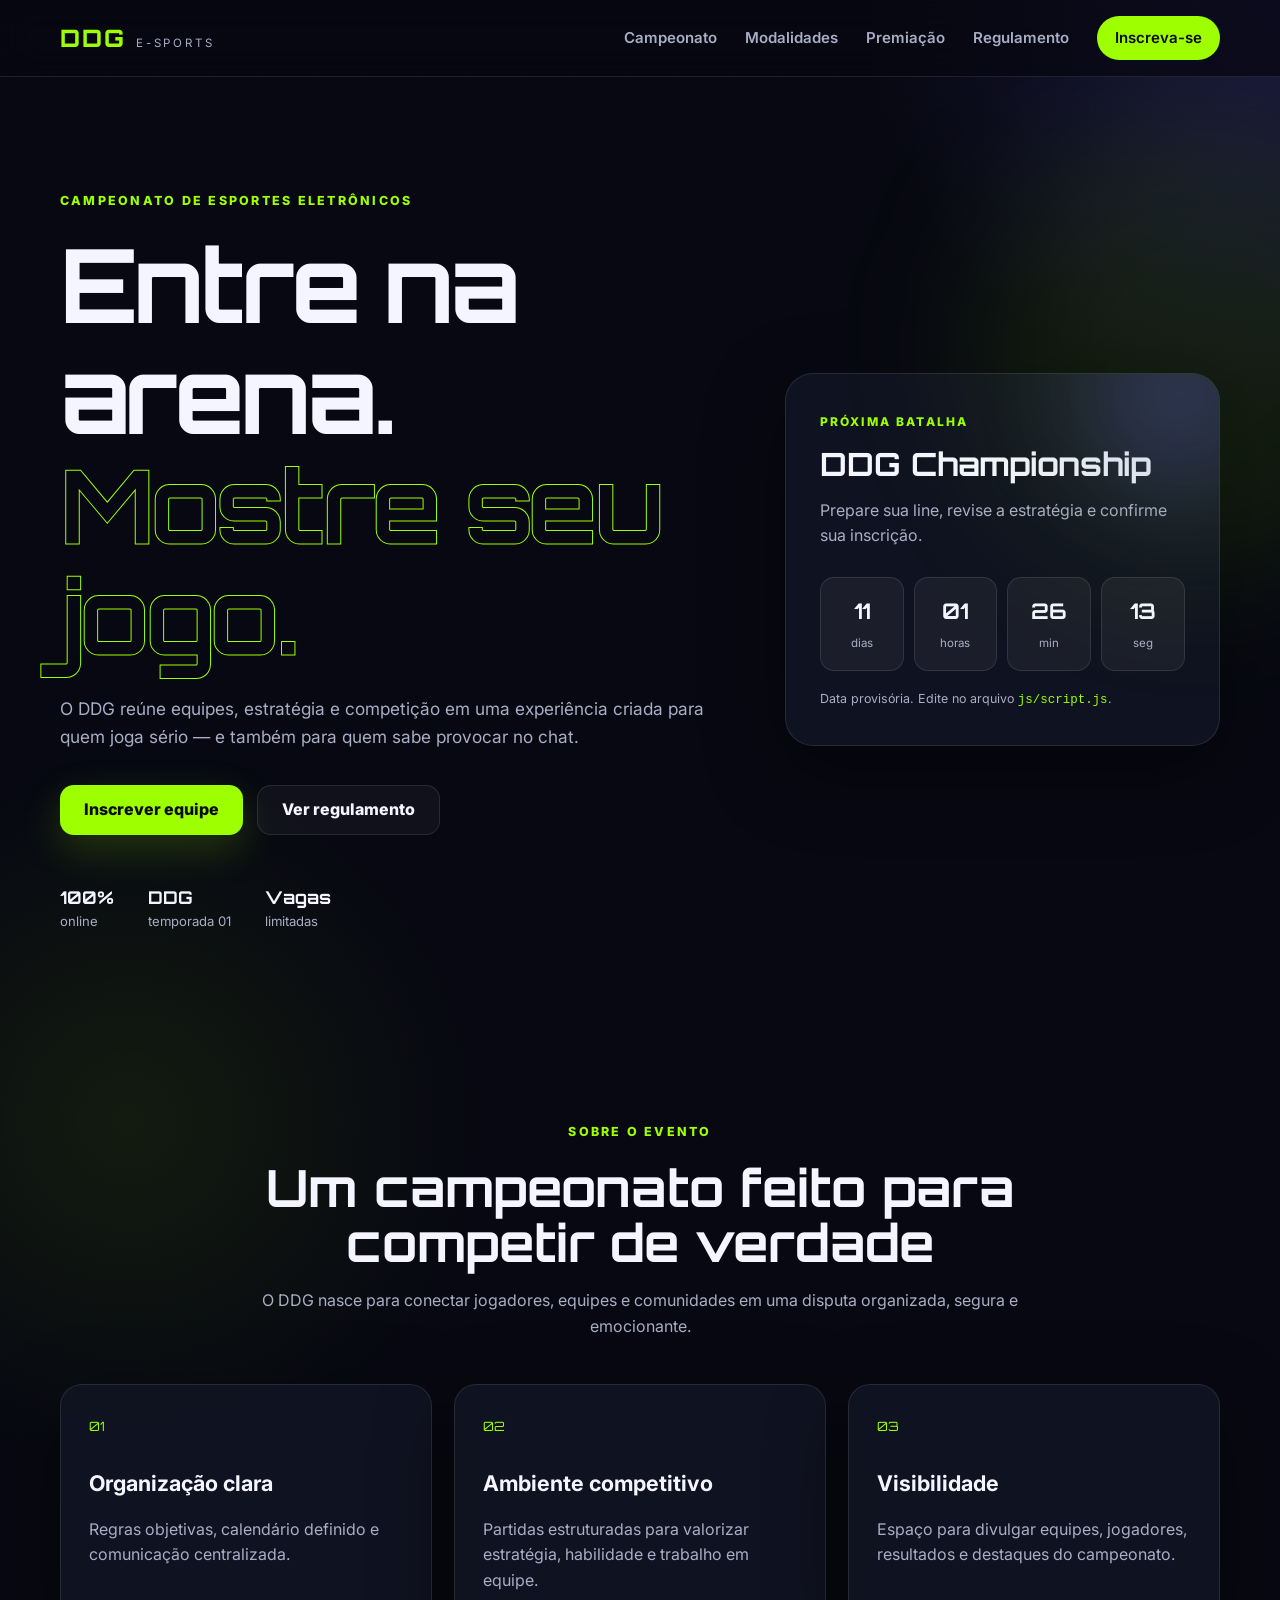
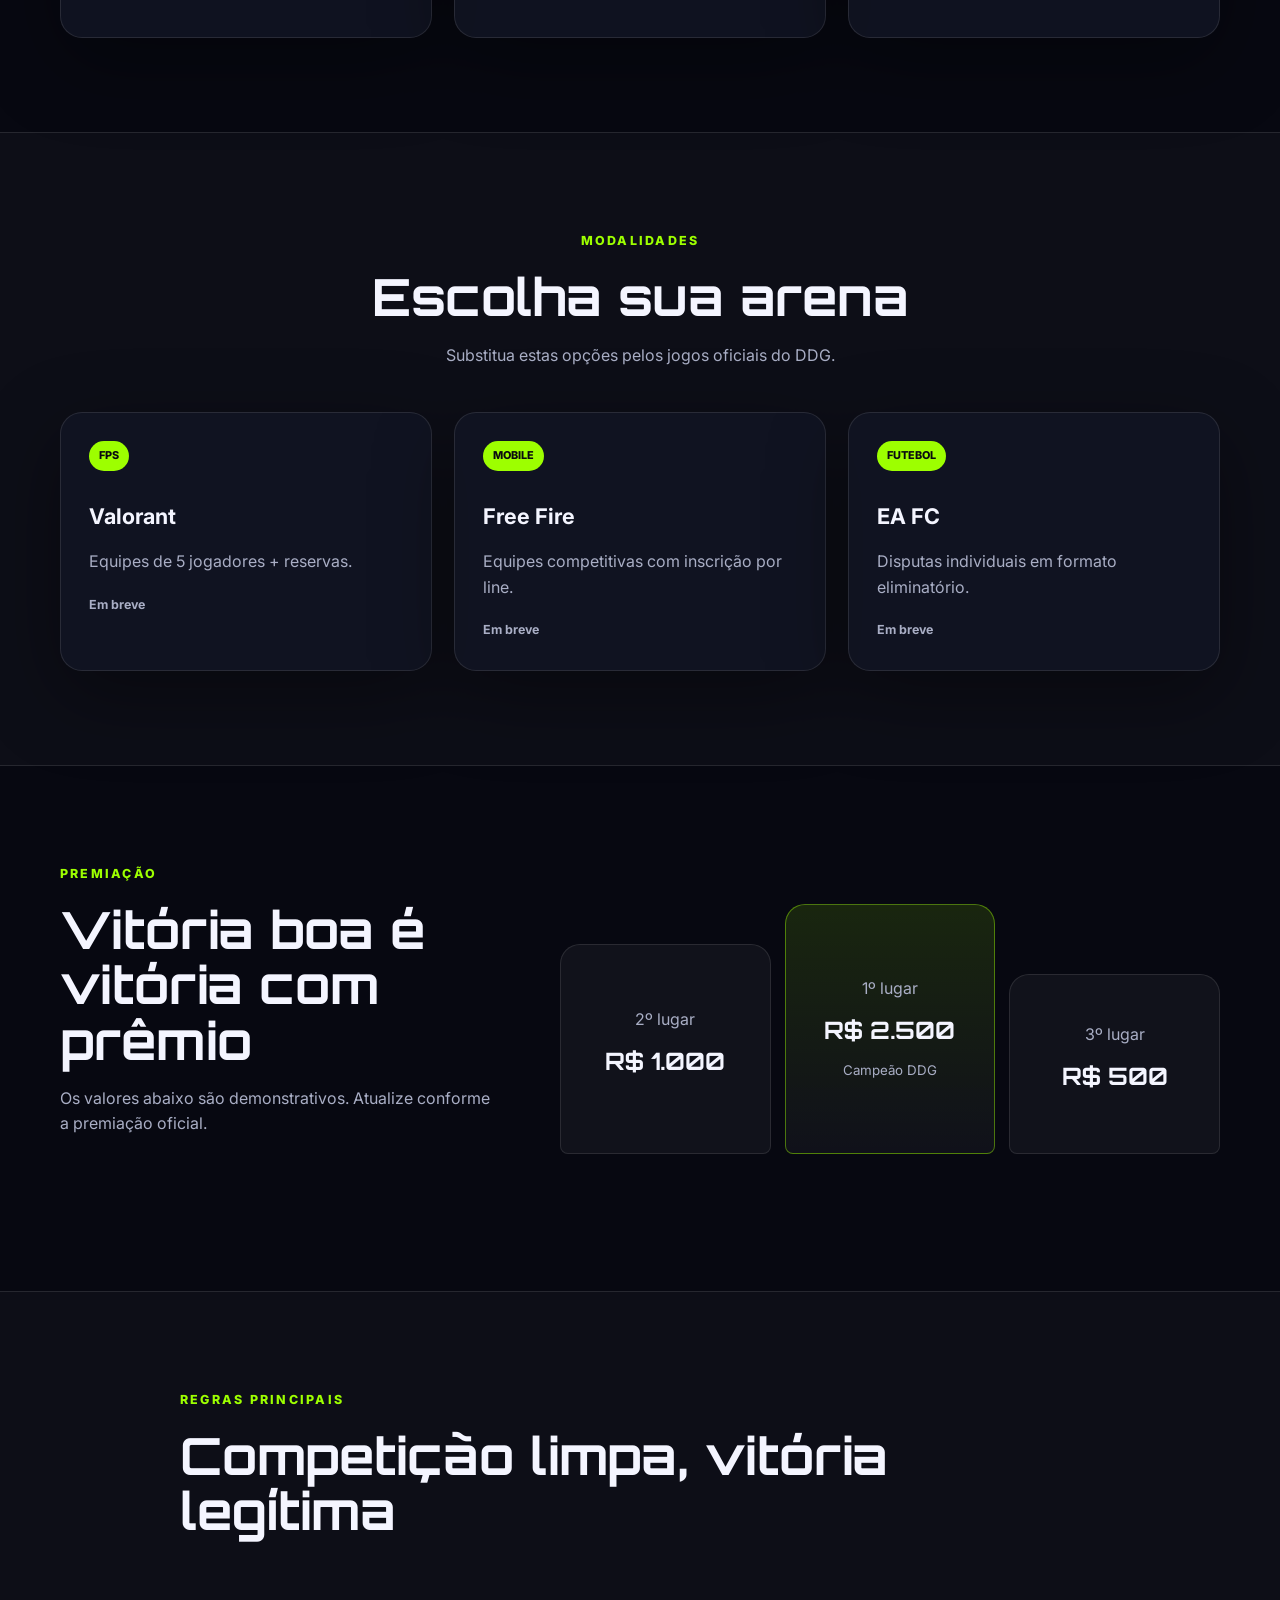
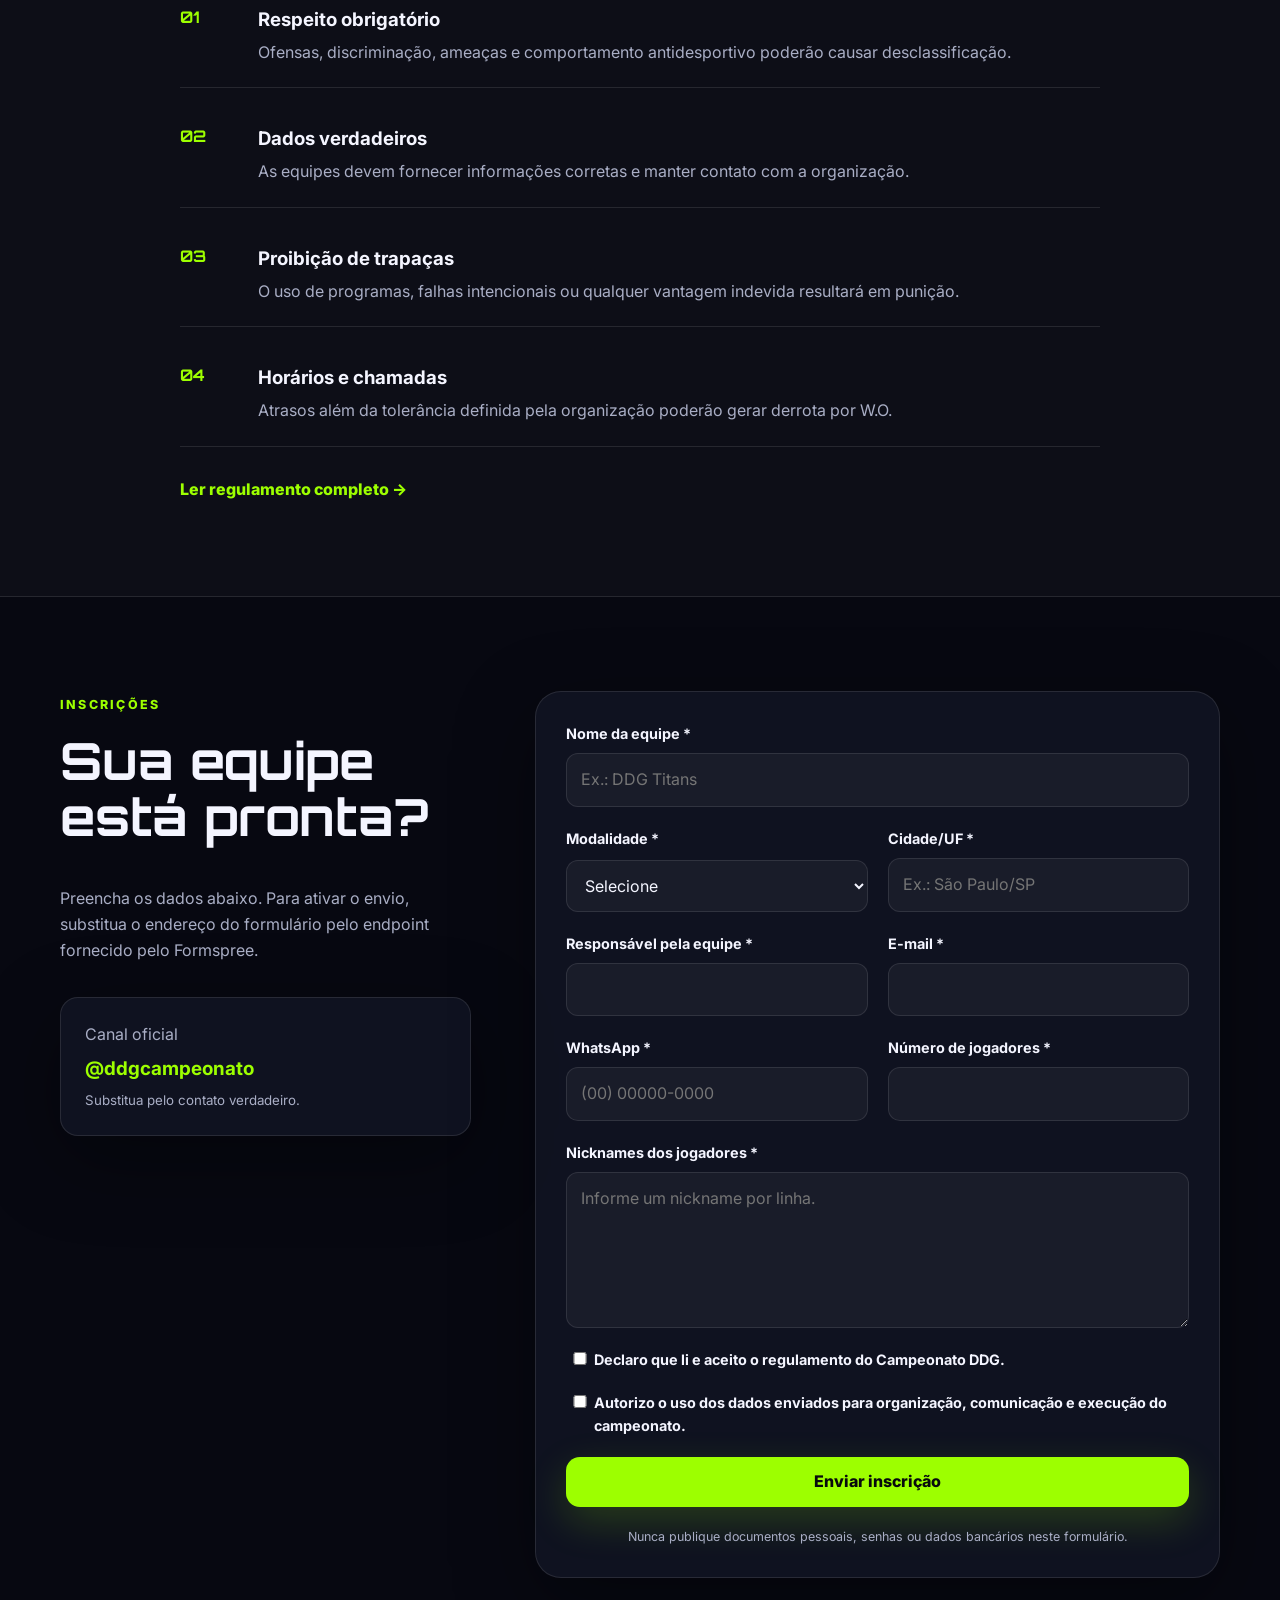
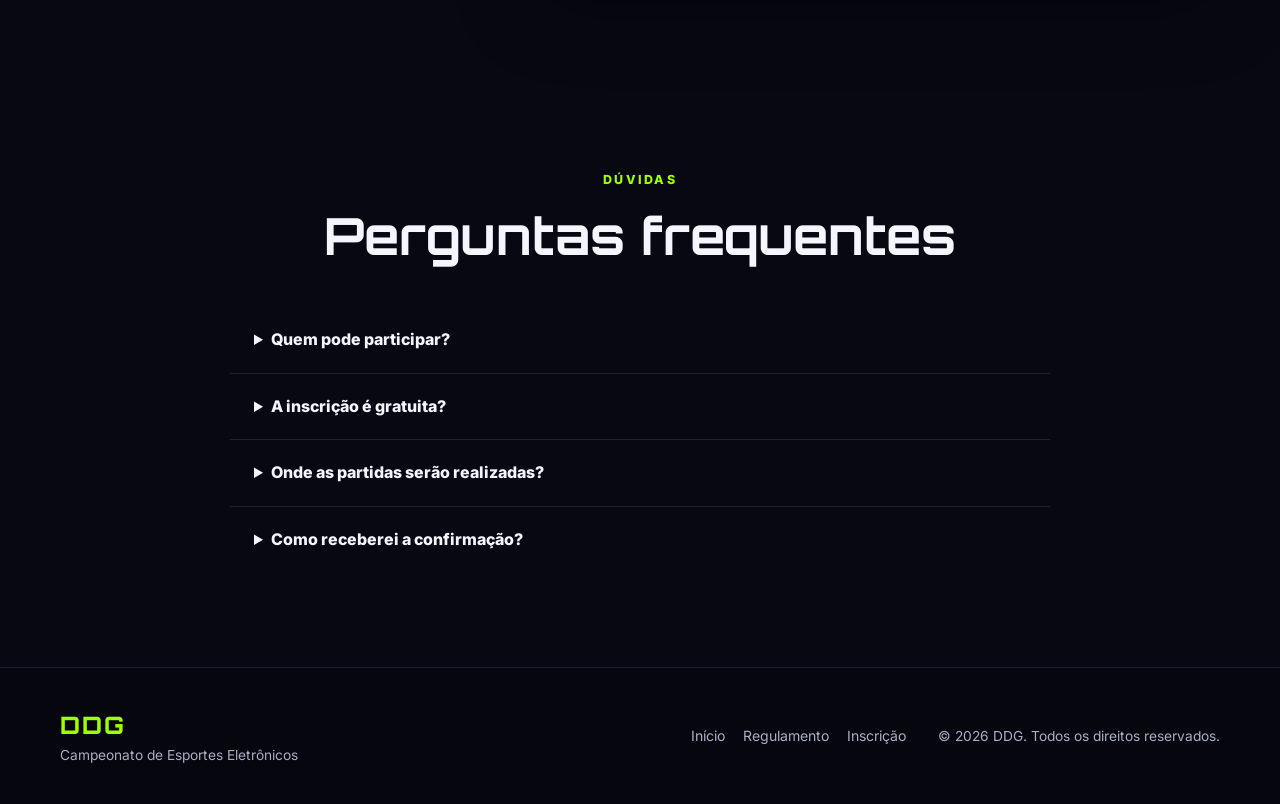
<file: index.html>
<!DOCTYPE html>
<html lang="pt-BR">
<head>
  <meta charset="UTF-8" />
  <meta name="viewport" content="width=device-width, initial-scale=1.0" />
  <meta name="description" content="Inscrições para o Campeonato DDG de Esportes Eletrônicos." />
  <title>DDG | Campeonato de Esportes Eletrônicos</title>
  <link rel="preconnect" href="https://fonts.googleapis.com">
  <link rel="preconnect" href="https://fonts.gstatic.com" crossorigin>
  <link href="https://fonts.googleapis.com/css2?family=Inter:wght@400;500;600;700;800&family=Orbitron:wght@600;700;800&display=swap" rel="stylesheet">
  <link rel="stylesheet" href="css/style.css" />
</head>
<body>
  <div class="background-grid" aria-hidden="true"></div>

  <header class="site-header">
    <div class="container header-content">
      <a class="brand" href="#inicio" aria-label="DDG - Página inicial">
        <span class="brand-mark">DDG</span>
        <span class="brand-subtitle">E-SPORTS</span>
      </a>

      <button class="menu-button" id="menuButton" aria-expanded="false" aria-controls="mainNav">
        Menu
      </button>

      <nav id="mainNav" class="main-nav" aria-label="Navegação principal">
        <a href="#campeonato">Campeonato</a>
        <a href="#modalidades">Modalidades</a>
        <a href="#premiacao">Premiação</a>
        <a href="#regulamento">Regulamento</a>
        <a class="nav-cta" href="#inscricao">Inscreva-se</a>
      </nav>
    </div>
  </header>

  <main>
    <section class="hero" id="inicio">
      <div class="container hero-grid">
        <div class="hero-copy">
          <span class="eyebrow">CAMPEONATO DE ESPORTES ELETRÔNICOS</span>
          <h1>Entre na arena.<br><span>Mostre seu jogo.</span></h1>
          <p>
            O DDG reúne equipes, estratégia e competição em uma experiência
            criada para quem joga sério — e também para quem sabe provocar no chat.
          </p>

          <div class="hero-actions">
            <a class="button button-primary" href="#inscricao">Inscrever equipe</a>
            <a class="button button-secondary" href="#regulamento">Ver regulamento</a>
          </div>

          <div class="hero-stats">
            <div>
              <strong>100%</strong>
              <span>online</span>
            </div>
            <div>
              <strong>DDG</strong>
              <span>temporada 01</span>
            </div>
            <div>
              <strong>Vagas</strong>
              <span>limitadas</span>
            </div>
          </div>
        </div>

        <div class="hero-card">
          <div class="hero-card-glow"></div>
          <span class="card-label">PRÓXIMA BATALHA</span>
          <h2>DDG Championship</h2>
          <p>Prepare sua line, revise a estratégia e confirme sua inscrição.</p>

          <div class="countdown" id="countdown" data-date="2026-12-15T20:00:00-03:00">
            <div><strong id="days">00</strong><span>dias</span></div>
            <div><strong id="hours">00</strong><span>horas</span></div>
            <div><strong id="minutes">00</strong><span>min</span></div>
            <div><strong id="seconds">00</strong><span>seg</span></div>
          </div>

          <p class="small-note">Data provisória. Edite no arquivo <code>js/script.js</code>.</p>
        </div>
      </div>
    </section>

    <section class="section" id="campeonato">
      <div class="container">
        <div class="section-heading">
          <span class="eyebrow">SOBRE O EVENTO</span>
          <h2>Um campeonato feito para competir de verdade</h2>
          <p>
            O DDG nasce para conectar jogadores, equipes e comunidades em uma disputa
            organizada, segura e emocionante.
          </p>
        </div>

        <div class="features-grid">
          <article class="feature-card">
            <span class="feature-number">01</span>
            <h3>Organização clara</h3>
            <p>Regras objetivas, calendário definido e comunicação centralizada.</p>
          </article>
          <article class="feature-card">
            <span class="feature-number">02</span>
            <h3>Ambiente competitivo</h3>
            <p>Partidas estruturadas para valorizar estratégia, habilidade e trabalho em equipe.</p>
          </article>
          <article class="feature-card">
            <span class="feature-number">03</span>
            <h3>Visibilidade</h3>
            <p>Espaço para divulgar equipes, jogadores, resultados e destaques do campeonato.</p>
          </article>
        </div>
      </div>
    </section>

    <section class="section section-dark" id="modalidades">
      <div class="container">
        <div class="section-heading">
          <span class="eyebrow">MODALIDADES</span>
          <h2>Escolha sua arena</h2>
          <p>Substitua estas opções pelos jogos oficiais do DDG.</p>
        </div>

        <div class="games-grid">
          <article class="game-card">
            <div class="game-tag">FPS</div>
            <h3>Valorant</h3>
            <p>Equipes de 5 jogadores + reservas.</p>
            <span class="status-badge">Em breve</span>
          </article>

          <article class="game-card">
            <div class="game-tag">MOBILE</div>
            <h3>Free Fire</h3>
            <p>Equipes competitivas com inscrição por line.</p>
            <span class="status-badge">Em breve</span>
          </article>

          <article class="game-card">
            <div class="game-tag">FUTEBOL</div>
            <h3>EA FC</h3>
            <p>Disputas individuais em formato eliminatório.</p>
            <span class="status-badge">Em breve</span>
          </article>
        </div>
      </div>
    </section>

    <section class="section" id="premiacao">
      <div class="container prize-layout">
        <div class="section-heading align-left">
          <span class="eyebrow">PREMIAÇÃO</span>
          <h2>Vitória boa é vitória com prêmio</h2>
          <p>
            Os valores abaixo são demonstrativos. Atualize conforme a premiação oficial.
          </p>
        </div>

        <div class="podium">
          <div class="podium-card second">
            <span>2º lugar</span>
            <strong>R$ 1.000</strong>
          </div>
          <div class="podium-card first">
            <span>1º lugar</span>
            <strong>R$ 2.500</strong>
            <small>Campeão DDG</small>
          </div>
          <div class="podium-card third">
            <span>3º lugar</span>
            <strong>R$ 500</strong>
          </div>
        </div>
      </div>
    </section>

    <section class="section section-dark" id="regulamento">
      <div class="container rules-layout">
        <div class="section-heading align-left">
          <span class="eyebrow">REGRAS PRINCIPAIS</span>
          <h2>Competição limpa, vitória legítima</h2>
        </div>

        <div class="rules-list">
          <article>
            <strong>01</strong>
            <div>
              <h3>Respeito obrigatório</h3>
              <p>Ofensas, discriminação, ameaças e comportamento antidesportivo poderão causar desclassificação.</p>
            </div>
          </article>
          <article>
            <strong>02</strong>
            <div>
              <h3>Dados verdadeiros</h3>
              <p>As equipes devem fornecer informações corretas e manter contato com a organização.</p>
            </div>
          </article>
          <article>
            <strong>03</strong>
            <div>
              <h3>Proibição de trapaças</h3>
              <p>O uso de programas, falhas intencionais ou qualquer vantagem indevida resultará em punição.</p>
            </div>
          </article>
          <article>
            <strong>04</strong>
            <div>
              <h3>Horários e chamadas</h3>
              <p>Atrasos além da tolerância definida pela organização poderão gerar derrota por W.O.</p>
            </div>
          </article>
        </div>

        <a class="text-link" href="regulamento.html">Ler regulamento completo →</a>
      </div>
    </section>

    <section class="section" id="inscricao">
      <div class="container form-layout">
        <div class="form-intro">
          <span class="eyebrow">INSCRIÇÕES</span>
          <h2>Sua equipe está pronta?</h2>
          <p>
            Preencha os dados abaixo. Para ativar o envio, substitua o endereço do formulário
            pelo endpoint fornecido pelo Formspree.
          </p>

          <div class="contact-box">
            <span>Canal oficial</span>
            <strong>@ddgcampeonato</strong>
            <small>Substitua pelo contato verdadeiro.</small>
          </div>
        </div>

        <form class="registration-form" action="https://formspree.io/f/SEU_CODIGO" method="POST">
          <input type="hidden" name="_subject" value="Nova inscrição no Campeonato DDG">
          <input type="hidden" name="_next" value="sucesso.html">

          <div class="field full">
            <label for="team">Nome da equipe *</label>
            <input id="team" name="equipe" type="text" required maxlength="80" placeholder="Ex.: DDG Titans">
          </div>

          <div class="field">
            <label for="game">Modalidade *</label>
            <select id="game" name="modalidade" required>
              <option value="">Selecione</option>
              <option>Valorant</option>
              <option>Free Fire</option>
              <option>EA FC</option>
              <option>Outra modalidade</option>
            </select>
          </div>

          <div class="field">
            <label for="city">Cidade/UF *</label>
            <input id="city" name="cidade_uf" type="text" required placeholder="Ex.: São Paulo/SP">
          </div>

          <div class="field">
            <label for="responsible">Responsável pela equipe *</label>
            <input id="responsible" name="responsavel" type="text" required>
          </div>

          <div class="field">
            <label for="email">E-mail *</label>
            <input id="email" name="email" type="email" required>
          </div>

          <div class="field">
            <label for="phone">WhatsApp *</label>
            <input id="phone" name="whatsapp" type="tel" required placeholder="(00) 00000-0000">
          </div>

          <div class="field">
            <label for="players">Número de jogadores *</label>
            <input id="players" name="numero_jogadores" type="number" min="1" max="20" required>
          </div>

          <div class="field full">
            <label for="roster">Nicknames dos jogadores *</label>
            <textarea id="roster" name="jogadores" rows="5" required placeholder="Informe um nickname por linha."></textarea>
          </div>

          <div class="field full checkbox-field">
            <input id="rules" name="aceite_regulamento" type="checkbox" value="sim" required>
            <label for="rules">Declaro que li e aceito o regulamento do Campeonato DDG.</label>
          </div>

          <div class="field full checkbox-field">
            <input id="privacy" name="aceite_privacidade" type="checkbox" value="sim" required>
            <label for="privacy">
              Autorizo o uso dos dados enviados para organização, comunicação e execução do campeonato.
            </label>
          </div>

          <button class="button button-primary submit-button" type="submit">
            Enviar inscrição
          </button>

          <p class="form-note">
            Nunca publique documentos pessoais, senhas ou dados bancários neste formulário.
          </p>
        </form>
      </div>
    </section>

    <section class="section faq-section">
      <div class="container">
        <div class="section-heading">
          <span class="eyebrow">DÚVIDAS</span>
          <h2>Perguntas frequentes</h2>
        </div>

        <div class="faq-list">
          <details>
            <summary>Quem pode participar?</summary>
            <p>Defina aqui idade mínima, região permitida e demais critérios de participação.</p>
          </details>
          <details>
            <summary>A inscrição é gratuita?</summary>
            <p>Informe se existe taxa e quais são as condições de pagamento.</p>
          </details>
          <details>
            <summary>Onde as partidas serão realizadas?</summary>
            <p>Informe a plataforma, servidor, canal de comunicação e formato da competição.</p>
          </details>
          <details>
            <summary>Como receberei a confirmação?</summary>
            <p>A organização poderá confirmar a inscrição por e-mail ou WhatsApp.</p>
          </details>
        </div>
      </div>
    </section>
  </main>

  <footer class="site-footer">
    <div class="container footer-content">
      <div>
        <strong class="footer-logo">DDG</strong>
        <p>Campeonato de Esportes Eletrônicos</p>
      </div>
      <div class="footer-links">
        <a href="#inicio">Início</a>
        <a href="regulamento.html">Regulamento</a>
        <a href="#inscricao">Inscrição</a>
      </div>
      <p>© <span id="currentYear"></span> DDG. Todos os direitos reservados.</p>
    </div>
  </footer>

  <script src="js/script.js"></script>
</body>
</html>
</file>
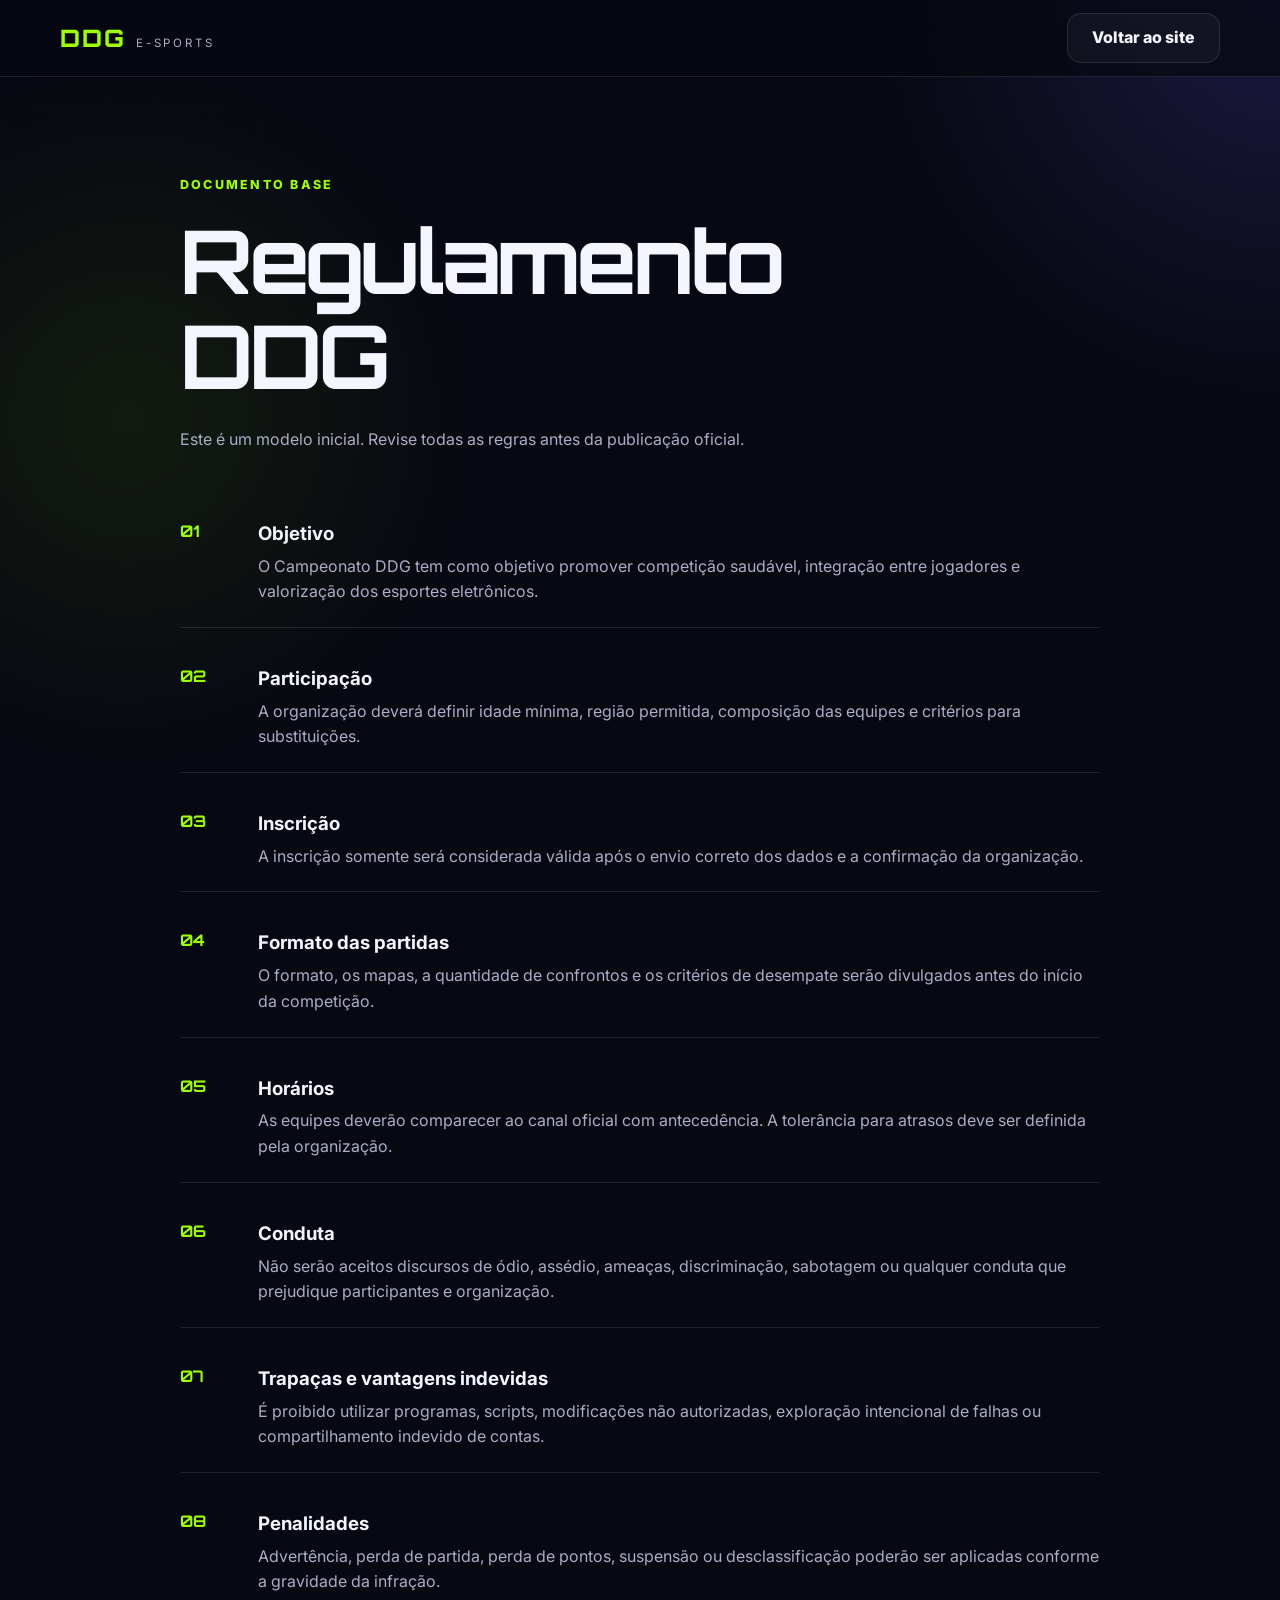
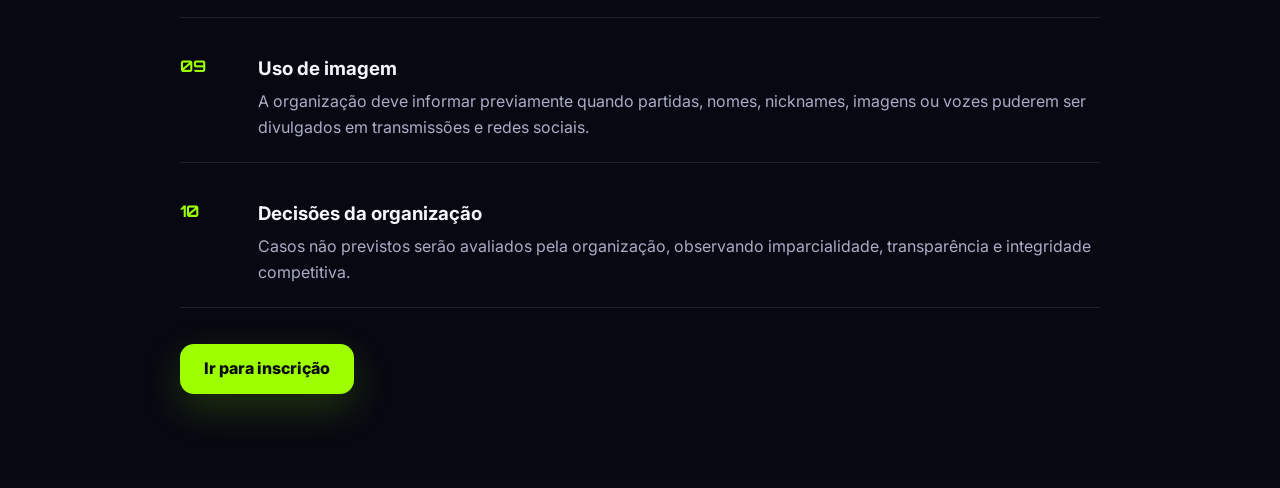
<file: regulamento.html>
<!DOCTYPE html>
<html lang="pt-BR">
<head>
  <meta charset="UTF-8" />
  <meta name="viewport" content="width=device-width, initial-scale=1.0" />
  <title>Regulamento | DDG</title>
  <link rel="preconnect" href="https://fonts.googleapis.com">
  <link rel="preconnect" href="https://fonts.gstatic.com" crossorigin>
  <link href="https://fonts.googleapis.com/css2?family=Inter:wght@400;500;600;700;800&family=Orbitron:wght@600;700;800&display=swap" rel="stylesheet">
  <link rel="stylesheet" href="css/style.css" />
</head>
<body>
  <div class="background-grid" aria-hidden="true"></div>

  <header class="site-header">
    <div class="container header-content">
      <a class="brand" href="index.html">
        <span class="brand-mark">DDG</span>
        <span class="brand-subtitle">E-SPORTS</span>
      </a>
      <a class="button button-secondary" href="index.html">Voltar ao site</a>
    </div>
  </header>

  <main class="section">
    <div class="container rules-layout">
      <div class="section-heading align-left">
        <span class="eyebrow">DOCUMENTO BASE</span>
        <h1 style="font-size: clamp(2.7rem, 7vw, 5.5rem);">Regulamento DDG</h1>
        <p>Este é um modelo inicial. Revise todas as regras antes da publicação oficial.</p>
      </div>

      <div class="rules-list">
        <article><strong>01</strong><div><h3>Objetivo</h3><p>O Campeonato DDG tem como objetivo promover competição saudável, integração entre jogadores e valorização dos esportes eletrônicos.</p></div></article>
        <article><strong>02</strong><div><h3>Participação</h3><p>A organização deverá definir idade mínima, região permitida, composição das equipes e critérios para substituições.</p></div></article>
        <article><strong>03</strong><div><h3>Inscrição</h3><p>A inscrição somente será considerada válida após o envio correto dos dados e a confirmação da organização.</p></div></article>
        <article><strong>04</strong><div><h3>Formato das partidas</h3><p>O formato, os mapas, a quantidade de confrontos e os critérios de desempate serão divulgados antes do início da competição.</p></div></article>
        <article><strong>05</strong><div><h3>Horários</h3><p>As equipes deverão comparecer ao canal oficial com antecedência. A tolerância para atrasos deve ser definida pela organização.</p></div></article>
        <article><strong>06</strong><div><h3>Conduta</h3><p>Não serão aceitos discursos de ódio, assédio, ameaças, discriminação, sabotagem ou qualquer conduta que prejudique participantes e organização.</p></div></article>
        <article><strong>07</strong><div><h3>Trapaças e vantagens indevidas</h3><p>É proibido utilizar programas, scripts, modificações não autorizadas, exploração intencional de falhas ou compartilhamento indevido de contas.</p></div></article>
        <article><strong>08</strong><div><h3>Penalidades</h3><p>Advertência, perda de partida, perda de pontos, suspensão ou desclassificação poderão ser aplicadas conforme a gravidade da infração.</p></div></article>
        <article><strong>09</strong><div><h3>Uso de imagem</h3><p>A organização deve informar previamente quando partidas, nomes, nicknames, imagens ou vozes puderem ser divulgados em transmissões e redes sociais.</p></div></article>
        <article><strong>10</strong><div><h3>Decisões da organização</h3><p>Casos não previstos serão avaliados pela organização, observando imparcialidade, transparência e integridade competitiva.</p></div></article>
      </div>

      <div style="margin-top: 36px;">
        <a class="button button-primary" href="index.html#inscricao">Ir para inscrição</a>
      </div>
    </div>
  </main>
</body>
</html>
</file>
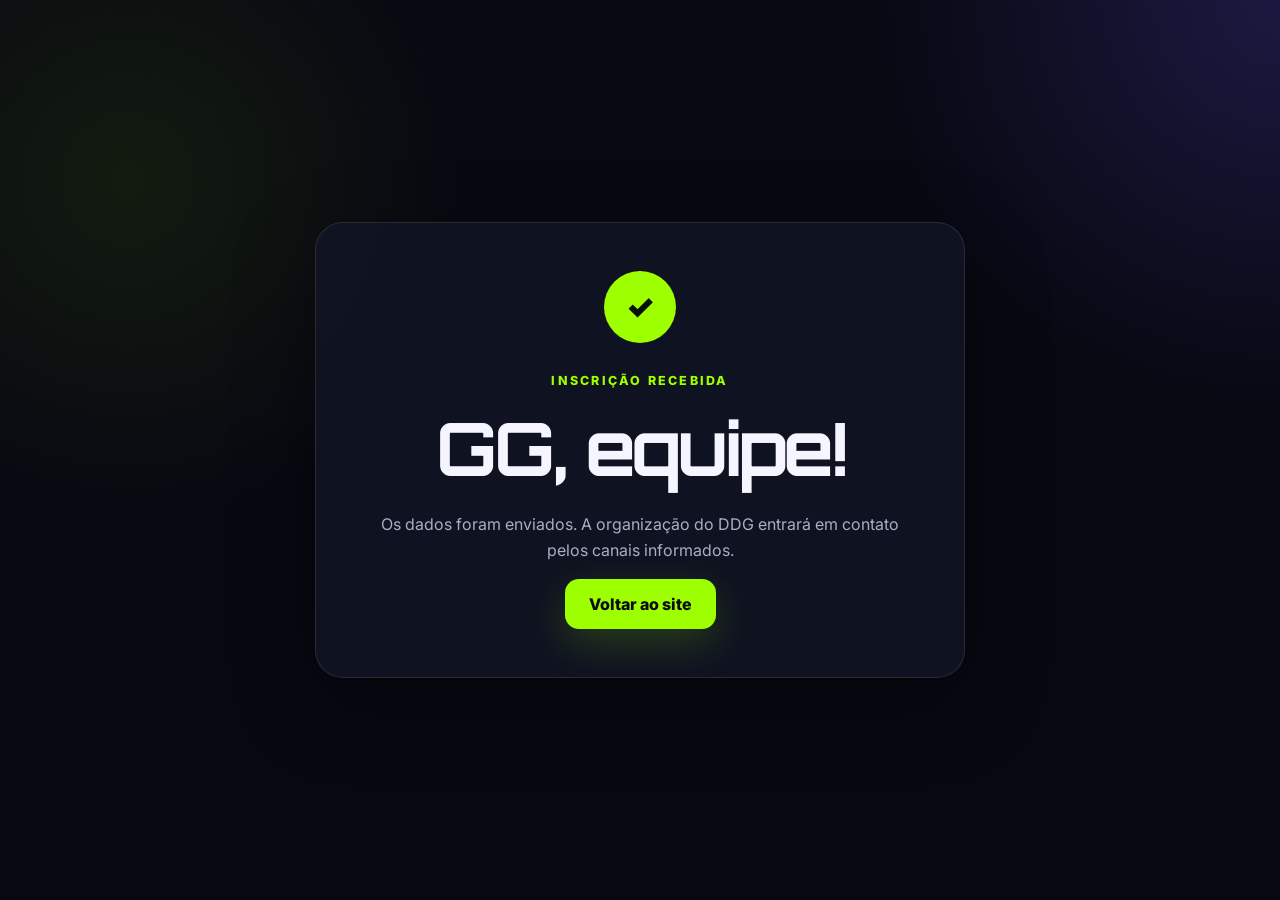
<file: sucesso.html>
<!DOCTYPE html>
<html lang="pt-BR">
<head>
  <meta charset="UTF-8" />
  <meta name="viewport" content="width=device-width, initial-scale=1.0" />
  <title>Inscrição enviada | DDG</title>
  <link rel="preconnect" href="https://fonts.googleapis.com">
  <link rel="preconnect" href="https://fonts.gstatic.com" crossorigin>
  <link href="https://fonts.googleapis.com/css2?family=Inter:wght@400;500;600;700;800&family=Orbitron:wght@600;700;800&display=swap" rel="stylesheet">
  <link rel="stylesheet" href="css/style.css" />
</head>
<body>
  <div class="background-grid" aria-hidden="true"></div>
  <main class="success-page">
    <section class="success-card">
      <div class="success-icon">✓</div>
      <span class="eyebrow">INSCRIÇÃO RECEBIDA</span>
      <h1 style="font-size: clamp(2.5rem, 8vw, 4.6rem);">GG, equipe!</h1>
      <p style="color: var(--muted);">
        Os dados foram enviados. A organização do DDG entrará em contato pelos canais informados.
      </p>
      <a class="button button-primary" href="index.html">Voltar ao site</a>
    </section>
  </main>
</body>
</html>
</file>
<file: css/style.css>
:root {
  --bg: #070811;
  --bg-soft: #10121f;
  --panel: rgba(18, 21, 36, 0.82);
  --text: #f4f5ff;
  --muted: #a9aec5;
  --primary: #9dff00;
  --primary-strong: #70c900;
  --accent: #6a5cff;
  --border: rgba(255, 255, 255, 0.1);
  --danger: #ff4f7b;
  --radius: 22px;
  --shadow: 0 24px 80px rgba(0, 0, 0, 0.38);
}

* {
  box-sizing: border-box;
}

html {
  scroll-behavior: smooth;
}

body {
  margin: 0;
  min-height: 100vh;
  color: var(--text);
  background:
    radial-gradient(circle at top right, rgba(106, 92, 255, 0.2), transparent 26rem),
    radial-gradient(circle at 10% 20%, rgba(157, 255, 0, 0.08), transparent 22rem),
    var(--bg);
  font-family: "Inter", sans-serif;
  line-height: 1.6;
}

a {
  color: inherit;
  text-decoration: none;
}

button,
input,
select,
textarea {
  font: inherit;
}

code {
  color: var(--primary);
}

.background-grid {
  position: fixed;
  inset: 0;
  pointer-events: none;
  opacity: 0.12;
  background-image:
    linear-gradient(rgba(255,255,255,.08) 1px, transparent 1px),
    linear-gradient(90deg, rgba(255,255,255,.08) 1px, transparent 1px);
  background-size: 52px 52px;
  mask-image: linear-gradient(to bottom, black, transparent 75%);
}

.container {
  width: min(1160px, calc(100% - 40px));
  margin: 0 auto;
}

.site-header {
  position: sticky;
  top: 0;
  z-index: 30;
  backdrop-filter: blur(18px);
  background: rgba(7, 8, 17, 0.72);
  border-bottom: 1px solid var(--border);
}

.header-content {
  min-height: 76px;
  display: flex;
  align-items: center;
  justify-content: space-between;
  gap: 24px;
}

.brand {
  display: inline-flex;
  align-items: baseline;
  gap: 10px;
}

.brand-mark,
.footer-logo {
  font-family: "Orbitron", sans-serif;
  color: var(--primary);
  font-size: 1.5rem;
  font-weight: 800;
  letter-spacing: 0.08em;
}

.brand-subtitle {
  color: var(--muted);
  font-size: 0.72rem;
  letter-spacing: 0.25em;
}

.main-nav {
  display: flex;
  align-items: center;
  gap: 28px;
}

.main-nav a {
  color: var(--muted);
  font-size: 0.94rem;
  font-weight: 600;
}

.main-nav a:hover {
  color: var(--text);
}

.main-nav .nav-cta {
  color: #090b10;
  background: var(--primary);
  padding: 10px 18px;
  border-radius: 999px;
}

.menu-button {
  display: none;
  color: var(--text);
  background: transparent;
  border: 1px solid var(--border);
  border-radius: 12px;
  padding: 9px 14px;
}

.hero {
  position: relative;
  overflow: hidden;
  padding: 110px 0 92px;
}

.hero::after {
  content: "";
  position: absolute;
  width: 460px;
  height: 460px;
  right: -150px;
  top: 40px;
  border-radius: 50%;
  background: rgba(157, 255, 0, 0.08);
  filter: blur(70px);
}

.hero-grid {
  display: grid;
  grid-template-columns: 1.2fr 0.8fr;
  gap: 72px;
  align-items: center;
}

.eyebrow {
  display: inline-block;
  margin-bottom: 18px;
  color: var(--primary);
  font-size: 0.78rem;
  font-weight: 800;
  letter-spacing: 0.18em;
}

h1,
h2,
h3 {
  margin-top: 0;
}

h1,
h2 {
  font-family: "Orbitron", sans-serif;
  line-height: 1.08;
}

h1 {
  max-width: 760px;
  margin-bottom: 24px;
  font-size: clamp(3.2rem, 8vw, 6.8rem);
  letter-spacing: -0.045em;
}

h1 span {
  color: transparent;
  -webkit-text-stroke: 1px var(--primary);
}

.hero-copy > p {
  max-width: 650px;
  margin-bottom: 34px;
  color: var(--muted);
  font-size: 1.08rem;
}

.hero-actions {
  display: flex;
  flex-wrap: wrap;
  gap: 14px;
}

.button {
  display: inline-flex;
  min-height: 50px;
  align-items: center;
  justify-content: center;
  border: 0;
  border-radius: 14px;
  padding: 0 24px;
  font-weight: 800;
  cursor: pointer;
  transition: transform .2s ease, box-shadow .2s ease, background .2s ease;
}

.button:hover {
  transform: translateY(-2px);
}

.button-primary {
  color: #080a0d;
  background: var(--primary);
  box-shadow: 0 14px 40px rgba(157, 255, 0, 0.18);
}

.button-primary:hover {
  background: #b2ff3a;
}

.button-secondary {
  border: 1px solid var(--border);
  background: rgba(255,255,255,.04);
}

.hero-stats {
  display: flex;
  flex-wrap: wrap;
  gap: 34px;
  margin-top: 48px;
}

.hero-stats div {
  display: grid;
}

.hero-stats strong {
  font-family: "Orbitron", sans-serif;
  font-size: 1.1rem;
}

.hero-stats span {
  color: var(--muted);
  font-size: 0.82rem;
}

.hero-card,
.feature-card,
.game-card,
.registration-form,
.contact-box,
.faq-list details {
  border: 1px solid var(--border);
  background: var(--panel);
  box-shadow: var(--shadow);
}

.hero-card {
  position: relative;
  overflow: hidden;
  padding: 34px;
  border-radius: 28px;
}

.hero-card-glow {
  position: absolute;
  width: 180px;
  height: 180px;
  right: -50px;
  top: -70px;
  border-radius: 50%;
  background: var(--accent);
  filter: blur(60px);
  opacity: .32;
}

.card-label {
  color: var(--primary);
  font-size: .75rem;
  font-weight: 800;
  letter-spacing: .18em;
}

.hero-card h2 {
  margin: 14px 0 12px;
  font-size: 2rem;
}

.hero-card p {
  color: var(--muted);
}

.countdown {
  display: grid;
  grid-template-columns: repeat(4, 1fr);
  gap: 10px;
  margin: 28px 0 18px;
}

.countdown div {
  padding: 16px 8px;
  text-align: center;
  border-radius: 14px;
  background: rgba(255,255,255,.05);
  border: 1px solid var(--border);
}

.countdown strong {
  display: block;
  font-family: "Orbitron", sans-serif;
  font-size: 1.35rem;
}

.countdown span {
  color: var(--muted);
  font-size: .72rem;
}

.small-note {
  margin-bottom: 0;
  font-size: .78rem;
}

.section {
  padding: 94px 0;
}

.section-dark {
  border-block: 1px solid var(--border);
  background: rgba(255,255,255,.025);
}

.section-heading {
  max-width: 760px;
  margin: 0 auto 44px;
  text-align: center;
}

.section-heading.align-left {
  margin-inline: 0;
  text-align: left;
}

.section-heading h2 {
  margin-bottom: 18px;
  font-size: clamp(2rem, 4vw, 3.6rem);
}

.section-heading p {
  color: var(--muted);
}

.features-grid,
.games-grid {
  display: grid;
  grid-template-columns: repeat(3, 1fr);
  gap: 22px;
}

.feature-card,
.game-card {
  position: relative;
  padding: 28px;
  border-radius: var(--radius);
}

.feature-card:hover,
.game-card:hover {
  border-color: rgba(157, 255, 0, .36);
  transform: translateY(-4px);
  transition: .2s ease;
}

.feature-number {
  color: var(--primary);
  font-family: "Orbitron", sans-serif;
  font-size: .8rem;
}

.feature-card h3,
.game-card h3 {
  margin: 28px 0 10px;
  font-size: 1.35rem;
}

.feature-card p,
.game-card p {
  color: var(--muted);
}

.game-tag {
  display: inline-block;
  color: #0a0b10;
  background: var(--primary);
  padding: 6px 10px;
  border-radius: 999px;
  font-size: .68rem;
  font-weight: 800;
}

.status-badge {
  color: var(--muted);
  font-size: .78rem;
  font-weight: 700;
}

.prize-layout {
  display: grid;
  grid-template-columns: .8fr 1.2fr;
  gap: 60px;
  align-items: center;
}

.podium {
  display: grid;
  grid-template-columns: repeat(3, 1fr);
  gap: 14px;
  align-items: end;
}

.podium-card {
  display: grid;
  align-content: center;
  min-height: 180px;
  padding: 22px;
  text-align: center;
  border: 1px solid var(--border);
  border-radius: 20px 20px 8px 8px;
  background: rgba(255,255,255,.045);
}

.podium-card.first {
  min-height: 250px;
  border-color: rgba(157, 255, 0, .42);
  background: linear-gradient(180deg, rgba(157,255,0,.12), rgba(255,255,255,.04));
}

.podium-card.second {
  min-height: 210px;
}

.podium-card strong {
  margin: 10px 0;
  font-family: "Orbitron", sans-serif;
  font-size: 1.5rem;
}

.podium-card span,
.podium-card small {
  color: var(--muted);
}

.rules-layout {
  max-width: 920px;
}

.rules-list {
  display: grid;
  gap: 14px;
}

.rules-list article {
  display: grid;
  grid-template-columns: 60px 1fr;
  gap: 18px;
  padding: 22px 0;
  border-bottom: 1px solid var(--border);
}

.rules-list > article > strong {
  color: var(--primary);
  font-family: "Orbitron", sans-serif;
}

.rules-list h3 {
  margin-bottom: 5px;
}

.rules-list p {
  margin: 0;
  color: var(--muted);
}

.text-link {
  display: inline-block;
  margin-top: 30px;
  color: var(--primary);
  font-weight: 800;
}

.form-layout {
  display: grid;
  grid-template-columns: .75fr 1.25fr;
  gap: 64px;
  align-items: start;
}

.form-intro h2 {
  font-size: clamp(2.2rem, 4vw, 3.7rem);
}

.form-intro > p {
  color: var(--muted);
}

.contact-box {
  display: grid;
  margin-top: 34px;
  padding: 24px;
  border-radius: 18px;
}

.contact-box span,
.contact-box small {
  color: var(--muted);
}

.contact-box strong {
  margin: 6px 0;
  color: var(--primary);
  font-size: 1.18rem;
}

.registration-form {
  display: grid;
  grid-template-columns: repeat(2, 1fr);
  gap: 20px;
  padding: 30px;
  border-radius: 26px;
}

.field {
  display: grid;
  gap: 8px;
}

.field.full,
.submit-button,
.form-note {
  grid-column: 1 / -1;
}

.field label {
  font-size: .9rem;
  font-weight: 700;
}

.field input,
.field select,
.field textarea {
  width: 100%;
  color: var(--text);
  background: rgba(255,255,255,.045);
  border: 1px solid var(--border);
  border-radius: 12px;
  outline: none;
  padding: 13px 14px;
}

.field input:focus,
.field select:focus,
.field textarea:focus {
  border-color: var(--primary);
  box-shadow: 0 0 0 3px rgba(157, 255, 0, .09);
}

.field select option {
  color: #111;
}

.checkbox-field {
  display: grid;
  grid-template-columns: 20px 1fr;
  align-items: start;
}

.checkbox-field input {
  margin-top: 4px;
  accent-color: var(--primary);
}

.form-note {
  margin: 0;
  color: var(--muted);
  font-size: .78rem;
  text-align: center;
}

.faq-list {
  max-width: 820px;
  margin: 0 auto;
  border-radius: 22px;
  overflow: hidden;
}

.faq-list details {
  box-shadow: none;
  border: 0;
  border-bottom: 1px solid var(--border);
  background: transparent;
  padding: 20px 24px;
}

.faq-list details:last-child {
  border-bottom: 0;
}

.faq-list summary {
  cursor: pointer;
  font-weight: 800;
}

.faq-list p {
  margin-bottom: 0;
  color: var(--muted);
}

.site-footer {
  border-top: 1px solid var(--border);
  padding: 38px 0;
  background: rgba(0,0,0,.18);
}

.footer-content {
  display: grid;
  grid-template-columns: 1fr auto auto;
  gap: 32px;
  align-items: center;
}

.footer-content p {
  margin: 0;
  color: var(--muted);
  font-size: .86rem;
}

.footer-links {
  display: flex;
  gap: 18px;
  color: var(--muted);
  font-size: .88rem;
}

.success-page {
  display: grid;
  min-height: 100vh;
  place-items: center;
  padding: 30px;
}

.success-card {
  max-width: 650px;
  padding: 48px;
  text-align: center;
  border: 1px solid var(--border);
  border-radius: 28px;
  background: var(--panel);
  box-shadow: var(--shadow);
}

.success-icon {
  display: grid;
  width: 72px;
  height: 72px;
  margin: 0 auto 24px;
  place-items: center;
  border-radius: 50%;
  color: #071006;
  background: var(--primary);
  font-size: 2rem;
  font-weight: 900;
}

@media (max-width: 900px) {
  .menu-button {
    display: inline-flex;
  }

  .main-nav {
    position: absolute;
    top: 76px;
    left: 20px;
    right: 20px;
    display: none;
    flex-direction: column;
    align-items: stretch;
    gap: 4px;
    padding: 16px;
    border: 1px solid var(--border);
    border-radius: 18px;
    background: #10121f;
  }

  .main-nav.open {
    display: flex;
  }

  .main-nav a {
    padding: 12px;
  }

  .hero-grid,
  .prize-layout,
  .form-layout {
    grid-template-columns: 1fr;
  }

  .features-grid,
  .games-grid {
    grid-template-columns: 1fr;
  }

  .footer-content {
    grid-template-columns: 1fr;
    text-align: center;
  }

  .footer-links {
    justify-content: center;
  }
}

@media (max-width: 620px) {
  .container {
    width: min(100% - 28px, 1160px);
  }

  .hero {
    padding-top: 72px;
  }

  h1 {
    font-size: 3.2rem;
  }

  .hero-actions,
  .hero-actions .button {
    width: 100%;
  }

  .hero-stats {
    gap: 18px;
  }

  .countdown {
    grid-template-columns: repeat(2, 1fr);
  }

  .podium {
    grid-template-columns: 1fr;
    align-items: stretch;
  }

  .podium-card,
  .podium-card.first,
  .podium-card.second {
    min-height: 150px;
  }

  .registration-form {
    grid-template-columns: 1fr;
    padding: 22px;
  }

  .field,
  .field.full {
    grid-column: 1;
  }

  .rules-list article {
    grid-template-columns: 42px 1fr;
  }
}
</file>
